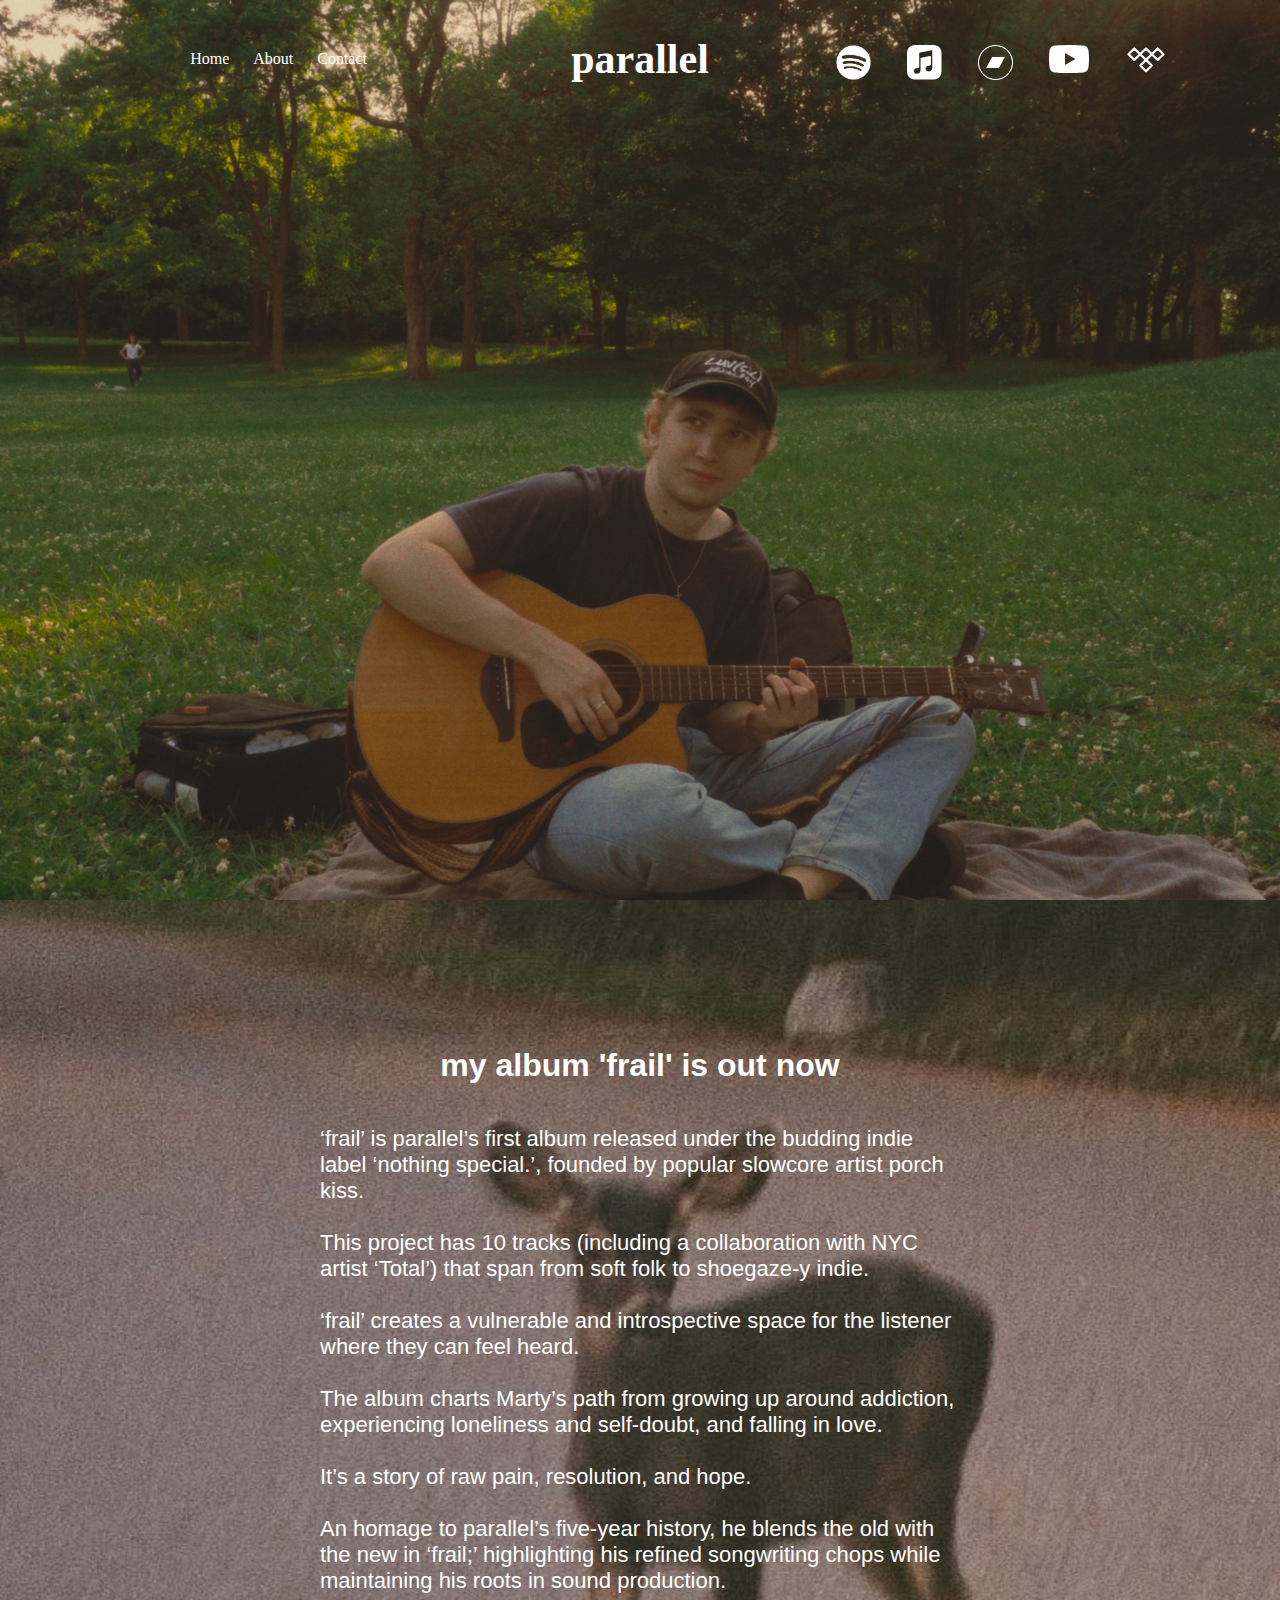
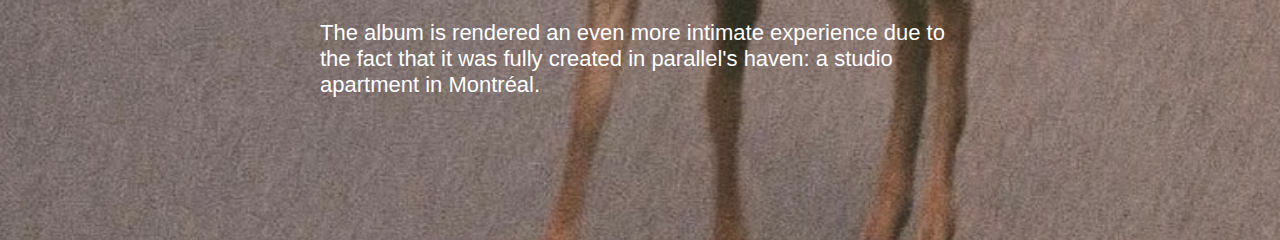
<file: index.html>
<!DOCTYPE html>
<html lang="en">
  <!-- Comment -->
  <head>
    <title>parallel</title>
    <meta charset="utf-8">
    <meta name="keywords" content="parallel music">
    <meta name="viewport" content="width=device-width, initial-scale=1.0">
    <meta name="description" content="Official website for parallel.">
    <link rel="stylesheet" href="styles.css">
  </head>

  <body>
    <section class="hero">
      <header>
        <nav class="top-nav" aria-label="Primary">
          <div class="nav-left"> 
            <a href="index.html"> Home </a>
            <a href="about.html"> About </a>
            <a href="contact.html"> Contact </a>
          </div>

          <h1 class="site-title">parallel</h1>

          <div class="nav-right" aria-label="Streaming Links">
            <a class="icon-link" href="https://open.spotify.com/artist/57GHGjRVnM7JTTXI7vXq7d?si=ML3eo9GNQx-MbXu9v3ZYIw" target="_blank" rel="noopener"
            aria-label="Spotify"> 
            <img src="images/spotify.png" alt="Spotify Icon" width="35" height="35">
            </a> 
            <a class="icon-link" href="https://music.apple.com/ca/artist/parallel/1503580270" target="_blank" rel="noopener"
            aria-label="Apple Music"> 
            <img src="images/applemusic.svg" alt="Apple Music Icon" width="35" height="35">
            </a> 
            <a class="icon-link" href="https://parallelmusic.bandcamp.com/album/frail" target="_blank" rel="noopener"
            aria-label="BandCamp"> 
            <img src="images/bandcamp.png" alt="BandCamp Icon" width="35" height="35">
            </a>
            <a class="icon-link" href="https://www.youtube.com/@soundsofparallel" target="_blank" rel="noopener"
            aria-label="YouTube"> 
            <img src="images/youtube.svg" alt="YouTube Icon" width="40" height="40">
            </a> 
            <a class="icon-link" href="https://tidal.com/artist/42201615" target="_blank" rel="noopener"
            aria-label="Tidal"> 
            <img src="images/tidal.svg" alt="Tidal Icon" width="42" height="42">
            </a> 
          </div>
        </nav>
      </header>
    </section>
    
    <section class="section-two">
      <div class="frail-info">
        <h2 class="frail-title">my album 'frail' is out now</h2> <br>
        <p>‘frail’ is parallel’s first album released under the budding indie label 
          ‘nothing special.’, founded by popular slowcore artist porch kiss.<br><br>
          This project has 10 tracks (including a collaboration with NYC artist 
          ‘Total’) that span from soft folk to shoegaze-y indie.<br><br> ‘frail’ creates a vulnerable and 
          introspective space for the listener where they can feel heard. <br><br>The album charts Marty’s 
          path from growing up around addiction, experiencing loneliness and self-doubt, 
          and falling in love. <br><br>It’s a story of raw pain, 
          resolution, and hope. <br><br>An homage to parallel’s five-year history, 
          he blends the old with the new in ‘frail;’ highlighting his refined 
          songwriting chops while maintaining his roots in sound production. <br><br>
          The album is rendered an even more intimate experience due to the fact that 
          it was fully created in parallel's haven: a studio apartment in Montréal.</p>
      </div>
    </section>
  </body>
</html>
</file>
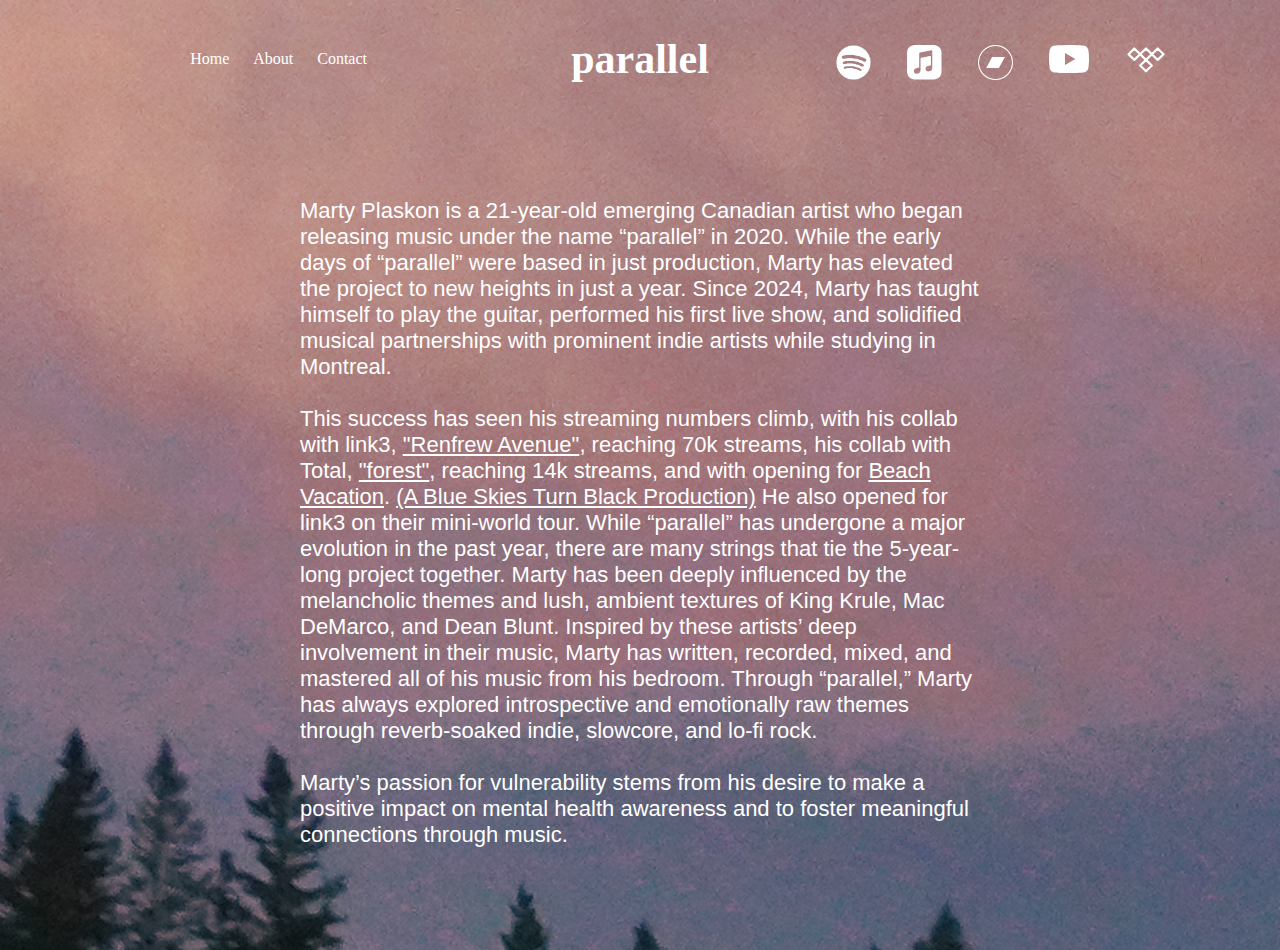
<file: about.html>
<!DOCTYPE html>
<html lang="en">
  <!-- Comment -->
  <head>
    <title>parallel</title>
    <meta charset="utf-8">
    <meta name="keywords" content="parallel music">
    <meta name="viewport" content="width=device-width, initial-scale=1.0">
    <meta name="description" content="Official website for parallel.">
    <link rel="stylesheet" href="styles.css">
  </head>

  <body>
    <section class="about">
      <header>
        <nav class="top-nav" aria-label="Primary">
          <div class="nav-left"> 
            <a href="index.html"> Home </a>
            <a href="about.html"> About </a>
            <a href="contact.html"> Contact </a>
          </div>

          <h1 class="site-title">
            <a class="parallel" href="index.html">parallel</h1></a>

          <div class="nav-right" aria-label="Streaming Links">
            <a class="icon-link" href="https://open.spotify.com/artist/57GHGjRVnM7JTTXI7vXq7d?si=ML3eo9GNQx-MbXu9v3ZYIw" target="_blank" rel="noopener"
            aria-label="Spotify"> 
            <img src="images/spotify.png" alt="Spotify Icon" width="35" height="35 ">
            </a> 
            <a class="icon-link" href="https://music.apple.com/ca/artist/parallel/1503580270" target="_blank" rel="noopener"
            aria-label="Apple Music"> 
            <img src="images/applemusic.svg" alt="Apple Music Icon" width="35" height="35 ">
            </a> 
            <a class="icon-link" href="https://parallelmusic.bandcamp.com/album/frail" target="_blank" rel="noopener"
            aria-label="BandCamp"> 
            <img src="images/bandcamp.png" alt="BandCamp Icon" width="35" height="35 ">
            </a>
            <a class="icon-link" href="https://www.youtube.com/@soundsofparallel" target="_blank" rel="noopener"
            aria-label="YouTube"> 
            <img src="images/youtube.svg" alt="YouTube Icon" width="40" height="40">
            </a> 
            <a class="icon-link" href="https://tidal.com/artist/42201615" target="_blank" rel="noopener"
            aria-label="Tidal"> 
            <img src="images/tidal.svg" alt="Tidal Icon" width="42" height="42">
            </a> 
          </div>
        </nav>
      </header>

    <div class="about-section">
        <p>
            Marty Plaskon is a 21-year-old emerging Canadian 
            artist who began releasing music under the name “parallel” in 2020. 
            While the early days of “parallel” were based in just production, 
            Marty has elevated the project to new heights in just a year. Since 2024, 
            Marty has taught himself to play the guitar, performed his first live show, 
            and solidified musical partnerships with prominent indie artists while studying in Montreal. 
            <br> <br> This success has seen his streaming numbers climb, with his collab with link3, 
            <a href="https://open.spotify.com/track/1LMYS2t6qlFZrmzZmqOP0F?si=904f7e41e7ad47f2" target="_blank" rel="noopener"> "Renfrew Avenue"</a>, 
            reaching 70k streams, his collab with Total, 
            <a href="https://open.spotify.com/track/4uTmwrzuMMZlTuQ0Cnrh7u?si=52814f1cf2cb4541" target="_blank" rel="noopener"> "forest"</a>,  reaching 14k streams, and with opening for 
            <a href="https://open.spotify.com/artist/5r5uCVk3IIzm2jdfGDpl8C?si=YNw87CjiRGKl3_kzl8Phvg" target="_blank" rel="noopener">Beach Vacation</a>.
            <a href="https://www.blueskiesturnblack.com" target="_blank" rel="noopener">(A Blue Skies Turn Black Production)</a>
            He also opened for link3 on their mini-world tour. While “parallel” has undergone a major evolution 
            in the past year, there are many strings that tie the 5-year-long project together. 
            Marty has been deeply influenced by the melancholic themes and lush, ambient textures of King Krule, 
            Mac DeMarco, and Dean Blunt. Inspired by these artists’ deep involvement in their music, 
            Marty has written, recorded, mixed, and mastered all of his music from his bedroom. 
            Through “parallel,” Marty has always explored introspective and emotionally raw themes 
            through reverb-soaked indie, slowcore, and lo-fi rock. <br> <br> Marty’s passion for vulnerability 
            stems from his desire to make a positive impact on mental health awareness and to foster 
            meaningful connections through music.
        </p>
      </div>
    </section>
  </body>
</html>
</file>
<file: styles.css>
:root{
  --container: 900px;
  --glass: rgba(0,0,0,0.55);
}

*,
*::before,
*::after{
  box-sizing: border-box;
}

body {
    background-color: #000000;
    margin: 0;
    font-family: fantasy, "Stencil", cursive;
    color: #FFFFFF;
}

p { margin-top: 0;}

img{
  max-width: 100%;
  height: auto;
  display: block;
}

.site-title {
    color: inherit;
    font-size: 48px;
    margin: 0;

    text-decoration: none;
}

header {
    padding: 10px 12px;
}

.hero {
  min-height: 100vh;
  background-image: url("images/smiling.jpg"); /* your first image */
  background-repeat: no-repeat;
  background-size: cover;
  background-position: center;

  position: relative;
  display: flex;
  flex-direction: column;
}

.hero > * {
  position: relative;
  z-index: 1;
}

.hero-content {
  padding: 20px;
}

.section-two {
  min-height: 100vh;
  background-image: url("images/frail.jpg"); /* <-- change to your second image */
  background-repeat: no-repeat;
  background-size: cover;
  background-position: center;

  padding: 80px 20px;
  position: relative;
}

.section-inner {
  font-family: Optima, 'Franklin Gothic Medium', 'Arial Narrow', Arial, sans-serif;
  max-width: 900px;
  margin: 0 auto;
  padding: 24px;
  border-radius: 16px;
}

.section-inner a:link,
.section-inner a:visited {
    color: #FFFFFF;
    text-decoration: underline;

}

.site-title {
    display: block;
    text-align: center;
    font-size: clamp(28px, 6vw, 42px);
    padding: 20px;
    margin: 0;
}

.site-title a,
.site-title a:link,
.site-title a:visited {
    color: inherit;
    text-decoration: none;
}

.site-title a:hover {
    color: #ffffff;
}

.top-nav {
    display: grid;
    grid-template-columns: 1fr auto 1fr;
    align-items: center;
    gap: 16px;

    padding: 5px 10px;
    text-align: center;
}

nav a:hover {
    color: #adadad;
}

.nav-left,
.nav-right {
    display: inline-block;
    align-items: center;
    text-align: center;
    gap: 5px;
}

.nav-left a {
    color: inherit;
    text-decoration: none;
    padding: 6px 10px;
    border-radius: 999px;
}

.nav-right a {
    color: inherit;
    padding: 8px 16px;
    border-radius: 4px;
    margin-left: auto;
}

.icon-link {
    display: inline-flex;
    align-items: center;
    justify-content: center;
    gap: 10px;
}

/* Make the nav-right icon images white by default, then grey on hover */
.nav-right .icon-link img {
  filter: brightness(0) invert(1);              /* white */
  transition: filter 160ms ease, transform 160ms ease;
  display: block;
}

.nav-right .icon-link:hover img,
.nav-right .icon-link:focus-visible img {
  filter: brightness(0) invert(0.7);            /* light grey on hover */
  transform: translateY(-1px);
}

.contact {
  min-height: 100vh;
  background-image: url("images/press-1.jpg"); /* your first image */
  background-repeat: no-repeat;
  background-size: cover;
  /* background-position: center; */

  position: relative;
  display: flex;
  flex-direction: column;
}

.about {
  min-height: 100vh;
  background-image: url("images/forest.png"); /* your first image */
  background-repeat: no-repeat;
  background-size: cover;

  position: relative;
  display: flex;
  flex-direction: column;
}

.about-section {
  font-family: 'Franklin Gothic Medium', 'Arial Narrow', Arial, sans-serif;
  font-size: clamp(16px, 2.2vw, 22px);
  padding: 40px 300px;
  position: relative;
  border-radius: 16px;
  margin: 40px auto;
}

.about-section a:link,
.about-section a:visited {
    color: #FFFFFF;
    text-decoration: underline;
}

.frail-info {
  font-family: Optima, 'Franklin Gothic Medium', 'Arial Narrow', Arial, sans-serif;
  text-align: left;
  font-size: clamp(16px, 2.2vw, 22px);
  padding: 40px 300px;
  position: relative;
  border-radius: 16px;
}

h2.frail-title {
  font-family: Optima, 'Franklin Gothic Medium', 'Arial Narrow', Arial, sans-serif;
  text-align: center;
  font-size: clamp(24px, 3vw, 32px);
  margin-bottom: 16px;
}

/* === Mobile tweaks === */
@media (max-width: 720px){
  .top-nav{
    grid-template-columns: 1fr;
    justify-items: center;
  }

  .nav-left,
  .nav-right{
    justify-self: center;
    justify-content: center;
  }

  .section-two{
    padding: 60px 14px;
  }

  .about-section{
    margin: 24px auto;
    padding: 18px;
  }

  .frail-info,
  .section-inner{
    padding: 18px;
  }

  .nav-right .icon-link img{
    width: 28px;
    height: 28px;
  }
}

@media (max-width: 420px){
  header{
    padding: 8px 10px;
  }

  .nav-left a{
    padding: 7px 10px;
  }

  .icon-link{
    padding: 7px;
  }
}
</file>
